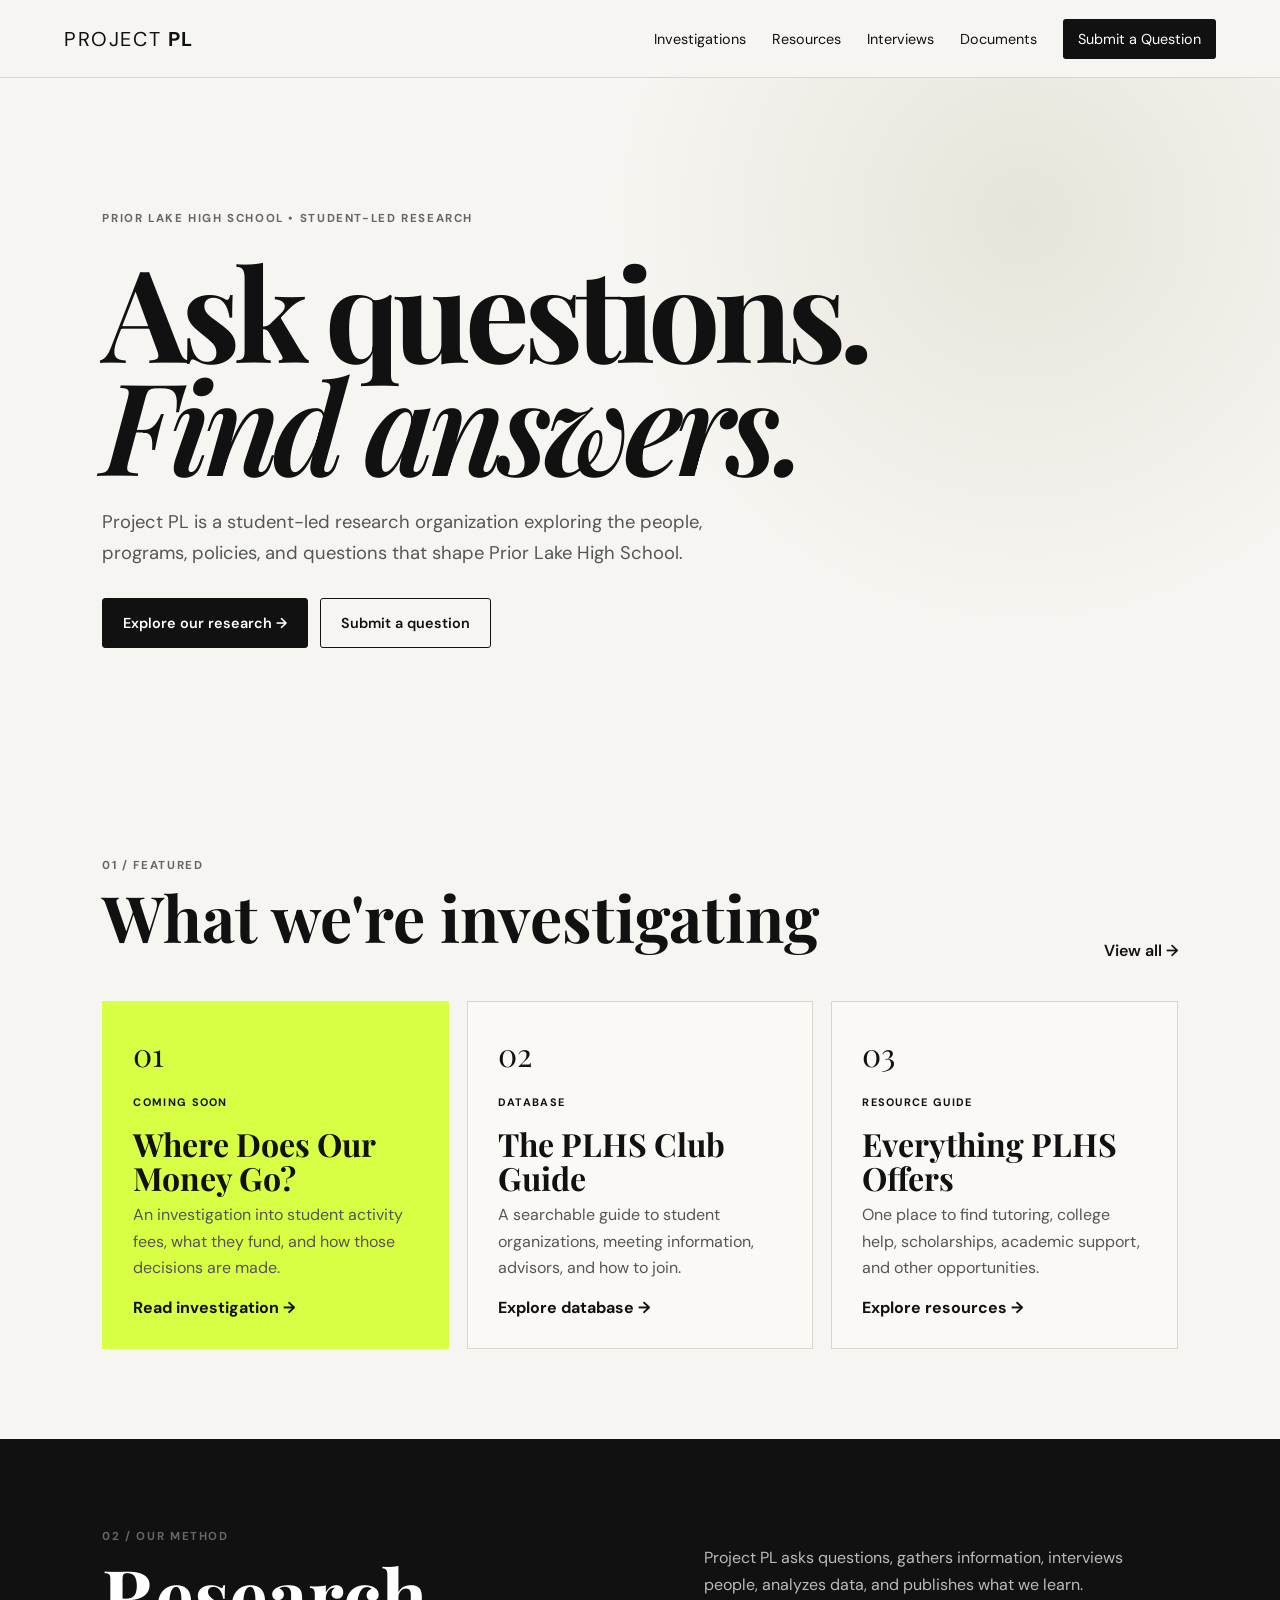
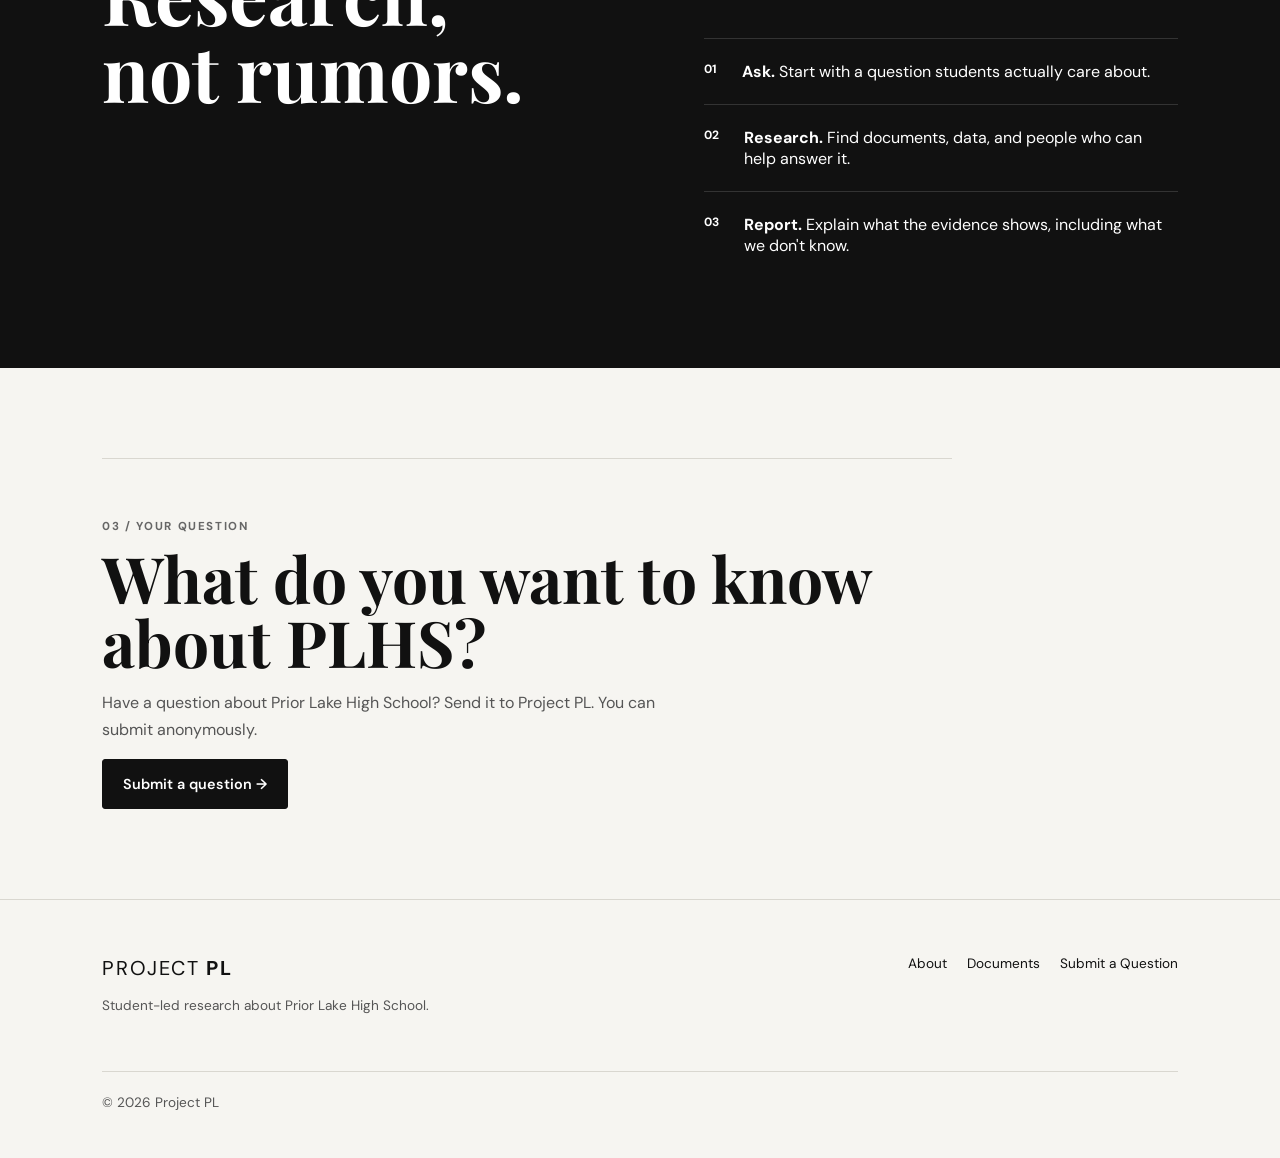
<file: index.html>
<!DOCTYPE html>
<html lang="en">
<head>
  <meta charset="UTF-8">
  <meta name="viewport" content="width=device-width, initial-scale=1.0">
  <title>Project PL | Prior Lake High School</title>
  <link rel="stylesheet" href="style.css">
</head>
<body>
<header class="site-header">
  <a class="brand" href="index.html"><span>PROJECT</span> PL</a>
  <button class="menu-toggle" aria-label="Open menu">☰</button>
  <nav>
    <a href="investigations.html">Investigations</a>
    <a href="resources.html">Resources</a>
    <a href="interviews.html">Interviews</a>
    <a href="documents.html">Documents</a>
    <a class="nav-button" href="question.html">Submit a Question</a>
  </nav>
</header>

<main>
<section class="hero">
  <div class="eyebrow">PRIOR LAKE HIGH SCHOOL • STUDENT-LED RESEARCH</div>
  <h1>Ask questions.<br><em>Find answers.</em></h1>
  <p class="hero-copy">Project PL is a student-led research organization exploring the people, programs, policies, and questions that shape Prior Lake High School.</p>
  <div class="hero-actions">
    <a class="button dark" href="investigations.html">Explore our research →</a>
    <a class="button light" href="question.html">Submit a question</a>
  </div>
</section>

<section class="section">
  <div class="section-heading">
    <div><span class="eyebrow">01 / FEATURED</span><h2>What we're investigating</h2></div>
    <a href="investigations.html">View all →</a>
  </div>
  <div class="cards">
    <article class="card feature-card">
      <div class="card-number">01</div><span class="tag">COMING SOON</span>
      <h3>Where Does Our Money Go?</h3>
      <p>An investigation into student activity fees, what they fund, and how those decisions are made.</p>
      <a href="investigations.html">Read investigation →</a>
    </article>
    <article class="card">
      <div class="card-number">02</div><span class="tag">DATABASE</span>
      <h3>The PLHS Club Guide</h3>
      <p>A searchable guide to student organizations, meeting information, advisors, and how to join.</p>
      <a href="resources.html">Explore database →</a>
    </article>
    <article class="card">
      <div class="card-number">03</div><span class="tag">RESOURCE GUIDE</span>
      <h3>Everything PLHS Offers</h3>
      <p>One place to find tutoring, college help, scholarships, academic support, and other opportunities.</p>
      <a href="resources.html">Explore resources →</a>
    </article>
  </div>
</section>

<section class="dark-section">
  <div class="split">
    <div><span class="eyebrow">02 / OUR METHOD</span><h2>Research, not rumors.</h2></div>
    <div>
      <p>Project PL asks questions, gathers information, interviews people, analyzes data, and publishes what we learn.</p>
      <div class="method-list">
        <div><b>01</b><span><strong>Ask.</strong> Start with a question students actually care about.</span></div>
        <div><b>02</b><span><strong>Research.</strong> Find documents, data, and people who can help answer it.</span></div>
        <div><b>03</b><span><strong>Report.</strong> Explain what the evidence shows, including what we don't know.</span></div>
      </div>
    </div>
  </div>
</section>

<section class="section">
  <div class="question-box">
    <span class="eyebrow">03 / YOUR QUESTION</span>
    <h2>What do you want to know about PLHS?</h2>
    <p>Have a question about Prior Lake High School? Send it to Project PL. You can submit anonymously.</p>
    <a class="button dark" href="question.html">Submit a question →</a>
  </div>
</section>
</main>

<footer>
  <div><a class="brand" href="index.html"><span>PROJECT</span> PL</a><p>Student-led research about Prior Lake High School.</p></div>
  <div class="footer-links"><a href="about.html">About</a><a href="documents.html">Documents</a><a href="question.html">Submit a Question</a></div>
  <p class="copyright">© 2026 Project PL</p>
</footer>
<script src="script.js"></script>
</body>
</html>
</file>
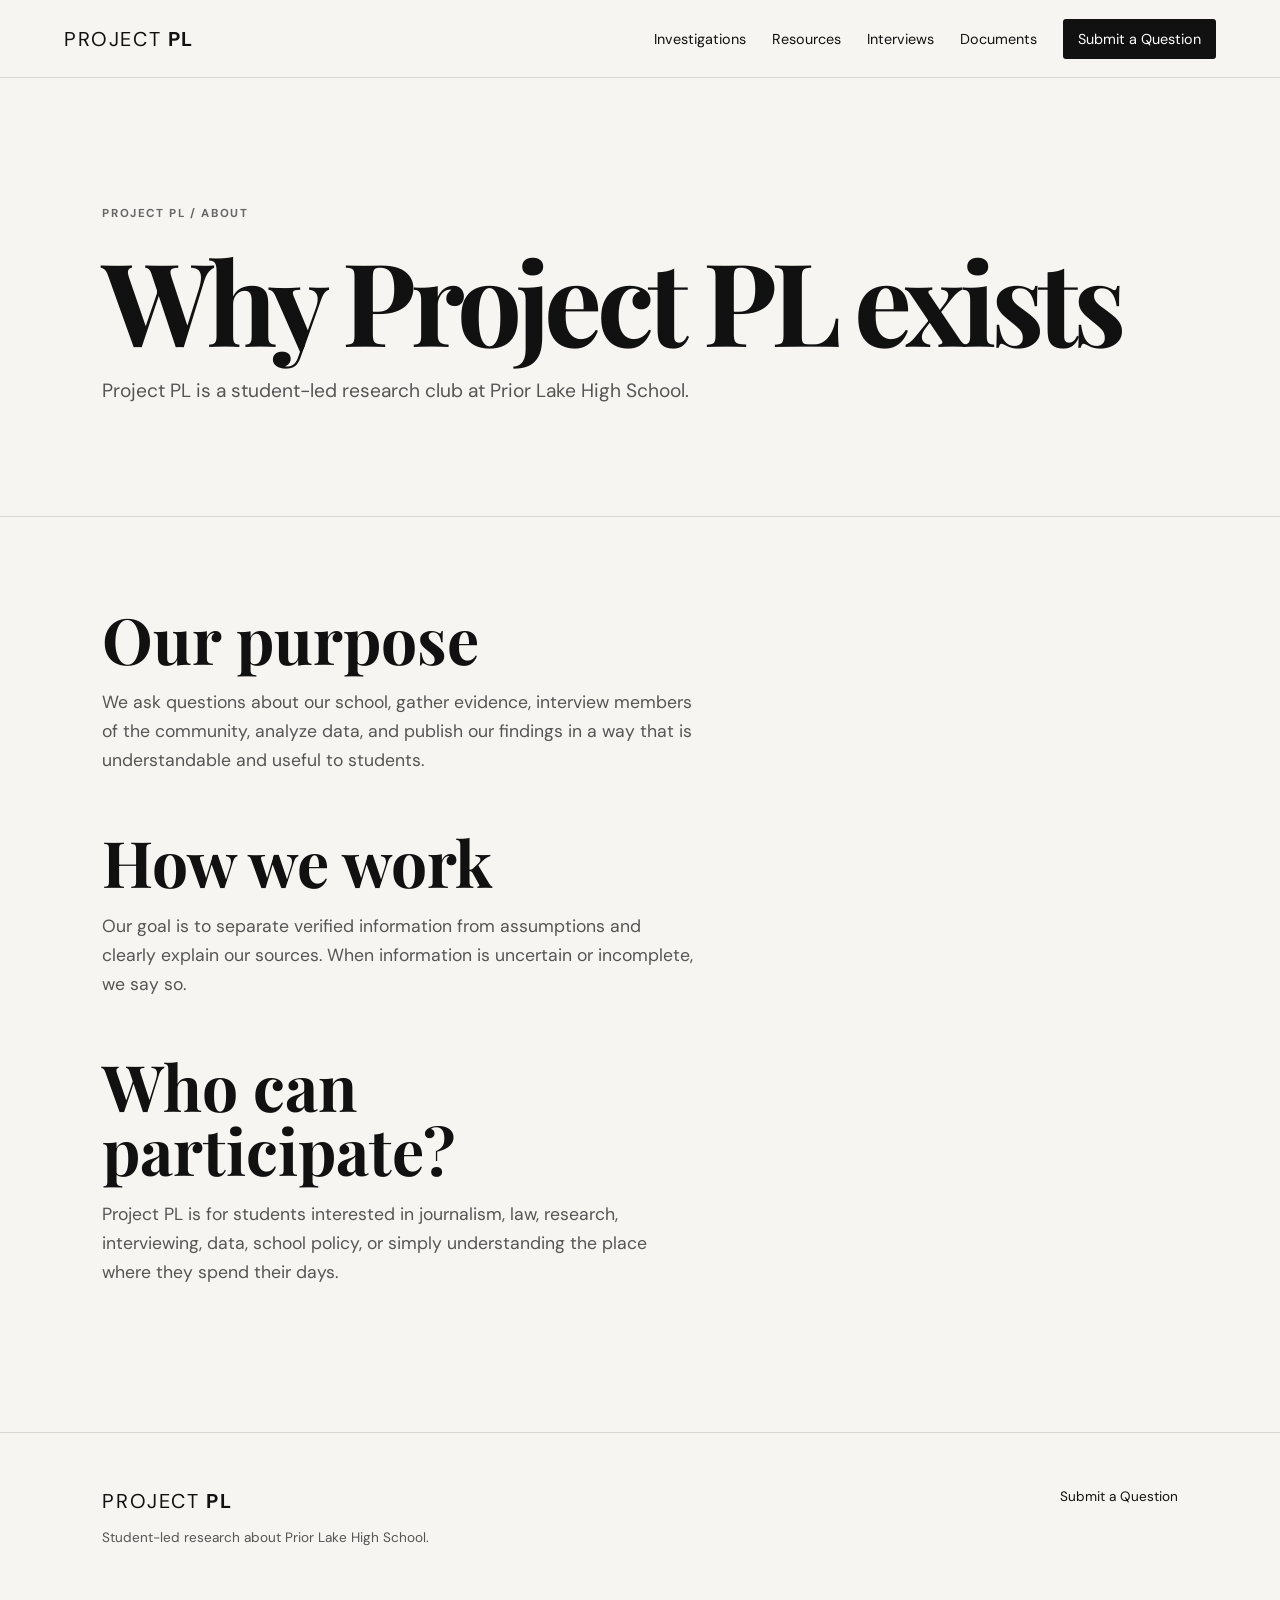
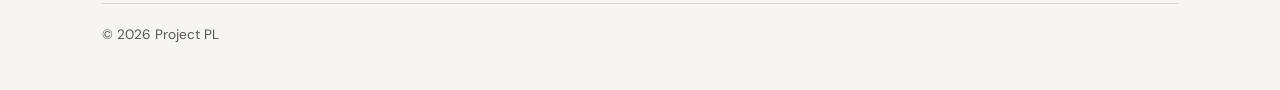
<file: about.html>
<!DOCTYPE html>
<html lang="en"><head><meta charset="UTF-8"><meta name="viewport" content="width=device-width,initial-scale=1.0"><title>About | Project PL</title><link rel="stylesheet" href="style.css"></head>
<body>
<header class="site-header"><a class="brand" href="index.html"><span>PROJECT</span> PL</a><button class="menu-toggle">☰</button><nav><a href="investigations.html">Investigations</a><a href="resources.html">Resources</a><a href="interviews.html">Interviews</a><a href="documents.html">Documents</a><a class="nav-button" href="question.html">Submit a Question</a></nav></header>
<main><section class="page-hero"><span class="eyebrow">PROJECT PL / ABOUT</span><h1>Why Project PL exists</h1><p>Project PL is a student-led research club at Prior Lake High School.</p></section>
<section class="section prose"><h2>Our purpose</h2><p>We ask questions about our school, gather evidence, interview members of the community, analyze data, and publish our findings in a way that is understandable and useful to students.</p><h2>How we work</h2><p>Our goal is to separate verified information from assumptions and clearly explain our sources. When information is uncertain or incomplete, we say so.</p><h2>Who can participate?</h2><p>Project PL is for students interested in journalism, law, research, interviewing, data, school policy, or simply understanding the place where they spend their days.</p></section></main>
<footer><div><a class="brand" href="index.html"><span>PROJECT</span> PL</a><p>Student-led research about Prior Lake High School.</p></div><div class="footer-links"><a href="question.html">Submit a Question</a></div><p class="copyright">© 2026 Project PL</p></footer><script src="script.js"></script></body></html>
</file>
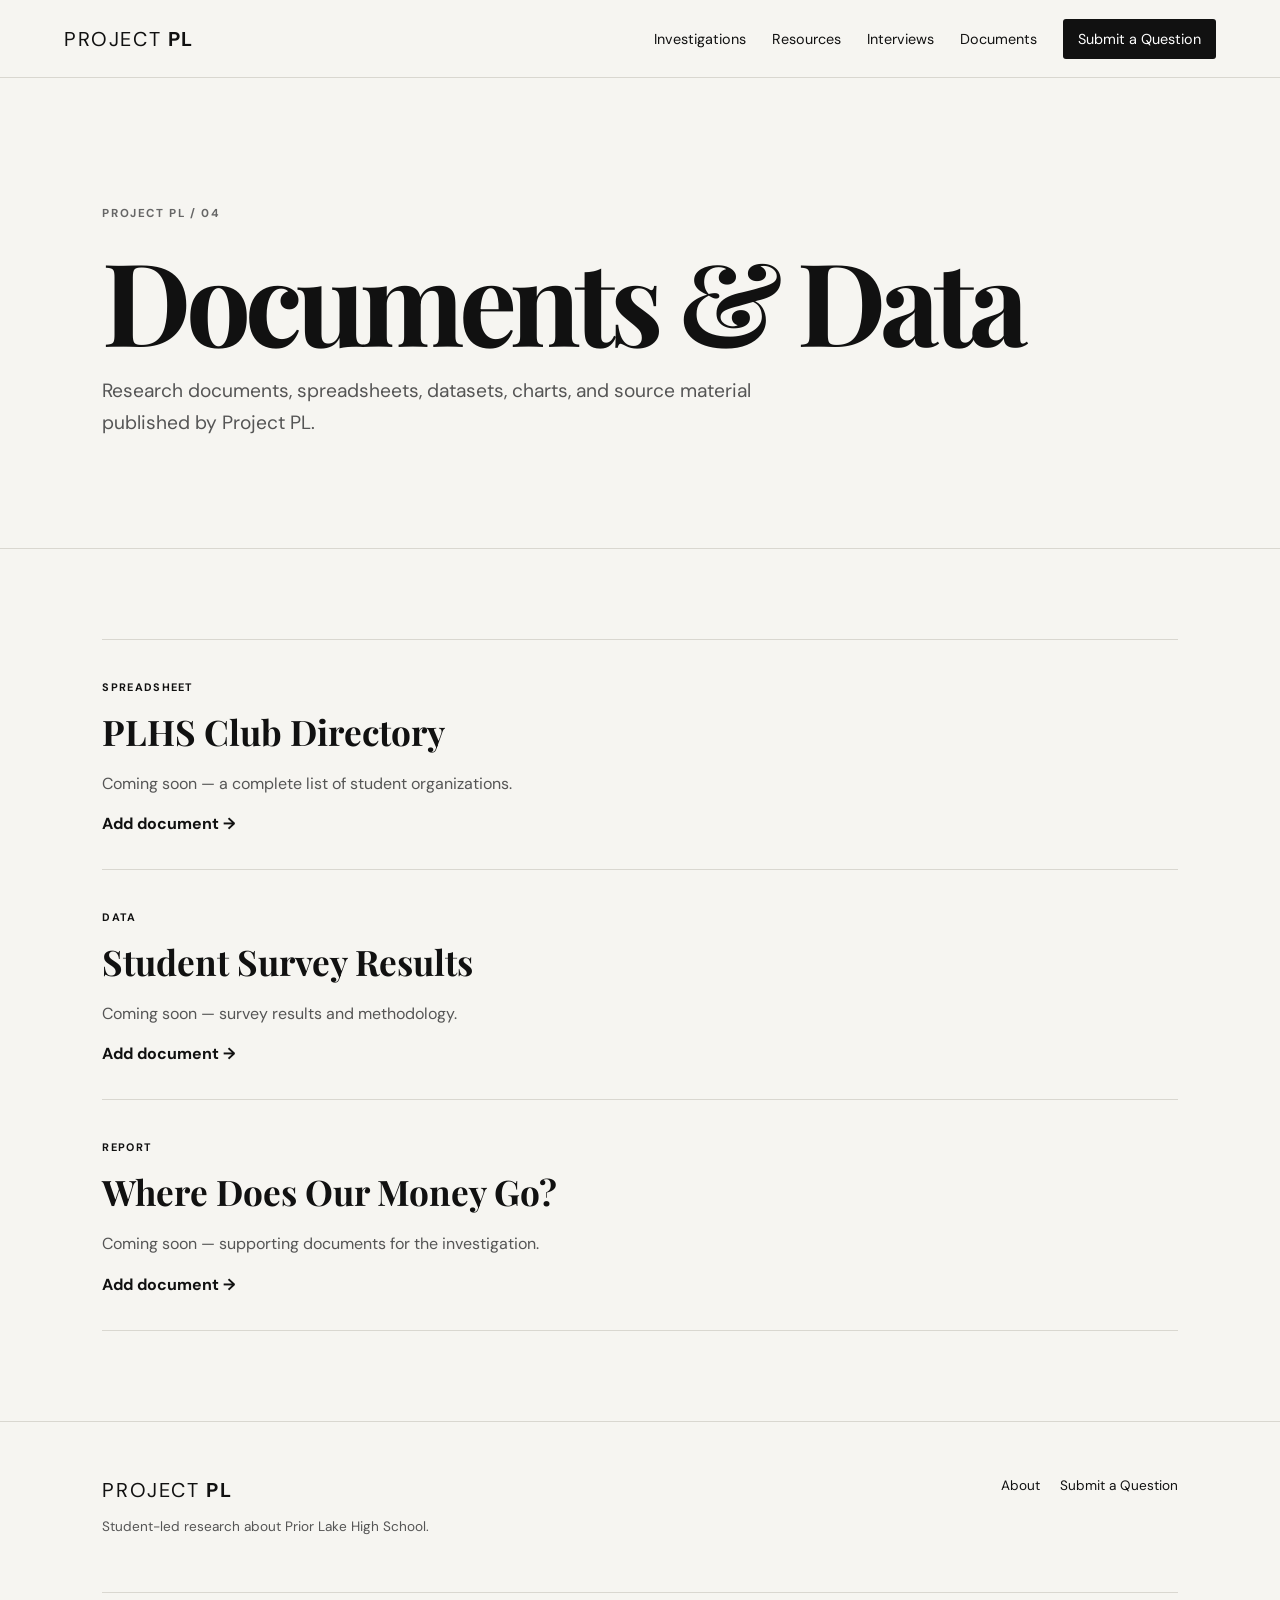
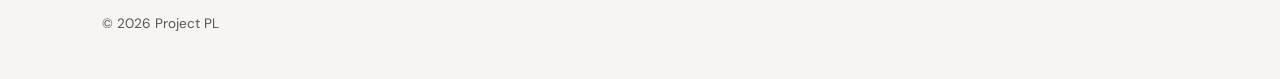
<file: documents.html>
<!DOCTYPE html>
<html lang="en"><head><meta charset="UTF-8"><meta name="viewport" content="width=device-width,initial-scale=1.0"><title>Documents | Project PL</title><link rel="stylesheet" href="style.css"></head>
<body>
<header class="site-header"><a class="brand" href="index.html"><span>PROJECT</span> PL</a><button class="menu-toggle">☰</button><nav><a href="investigations.html">Investigations</a><a href="resources.html">Resources</a><a href="interviews.html">Interviews</a><a href="documents.html">Documents</a><a class="nav-button" href="question.html">Submit a Question</a></nav></header>
<main><section class="page-hero"><span class="eyebrow">PROJECT PL / 04</span><h1>Documents & Data</h1><p>Research documents, spreadsheets, datasets, charts, and source material published by Project PL.</p></section>
<section class="section"><div class="document-list">
<div class="document"><span class="doc-type">SPREADSHEET</span><h3>PLHS Club Directory</h3><p>Coming soon — a complete list of student organizations.</p><a href="#">Add document →</a></div>
<div class="document"><span class="doc-type">DATA</span><h3>Student Survey Results</h3><p>Coming soon — survey results and methodology.</p><a href="#">Add document →</a></div>
<div class="document"><span class="doc-type">REPORT</span><h3>Where Does Our Money Go?</h3><p>Coming soon — supporting documents for the investigation.</p><a href="#">Add document →</a></div>
</div></section></main>
<footer><div><a class="brand" href="index.html"><span>PROJECT</span> PL</a><p>Student-led research about Prior Lake High School.</p></div><div class="footer-links"><a href="about.html">About</a><a href="question.html">Submit a Question</a></div><p class="copyright">© 2026 Project PL</p></footer><script src="script.js"></script></body></html>
</file>
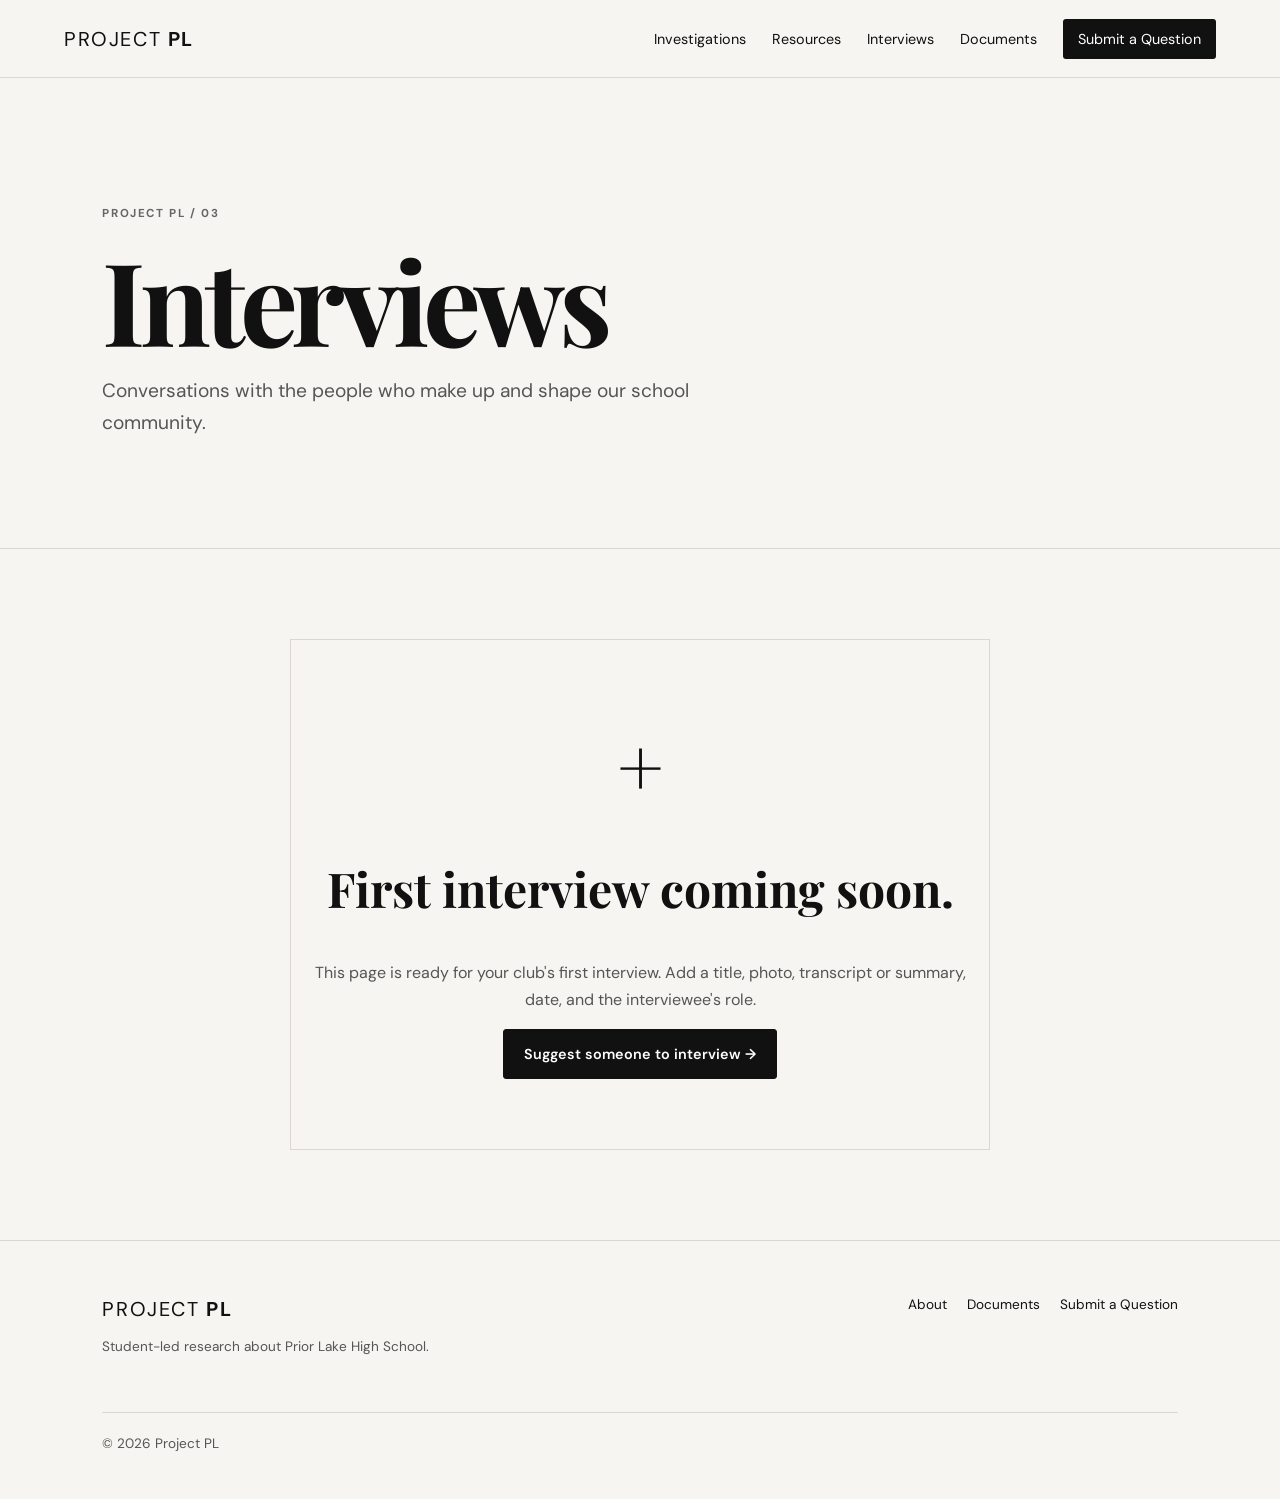
<file: interviews.html>
<!DOCTYPE html>
<html lang="en"><head><meta charset="UTF-8"><meta name="viewport" content="width=device-width,initial-scale=1.0"><title>Interviews | Project PL</title><link rel="stylesheet" href="style.css"></head>
<body>
<header class="site-header"><a class="brand" href="index.html"><span>PROJECT</span> PL</a><button class="menu-toggle">☰</button><nav><a href="investigations.html">Investigations</a><a href="resources.html">Resources</a><a href="interviews.html">Interviews</a><a href="documents.html">Documents</a><a class="nav-button" href="question.html">Submit a Question</a></nav></header>
<main><section class="page-hero"><span class="eyebrow">PROJECT PL / 03</span><h1>Interviews</h1><p>Conversations with the people who make up and shape our school community.</p></section>
<section class="section"><div class="empty-state"><div class="big-number">+</div><h2>First interview coming soon.</h2><p>This page is ready for your club's first interview. Add a title, photo, transcript or summary, date, and the interviewee's role.</p><a class="button dark" href="question.html">Suggest someone to interview →</a></div></section></main>
<footer><div><a class="brand" href="index.html"><span>PROJECT</span> PL</a><p>Student-led research about Prior Lake High School.</p></div><div class="footer-links"><a href="about.html">About</a><a href="documents.html">Documents</a><a href="question.html">Submit a Question</a></div><p class="copyright">© 2026 Project PL</p></footer><script src="script.js"></script></body></html>
</file>
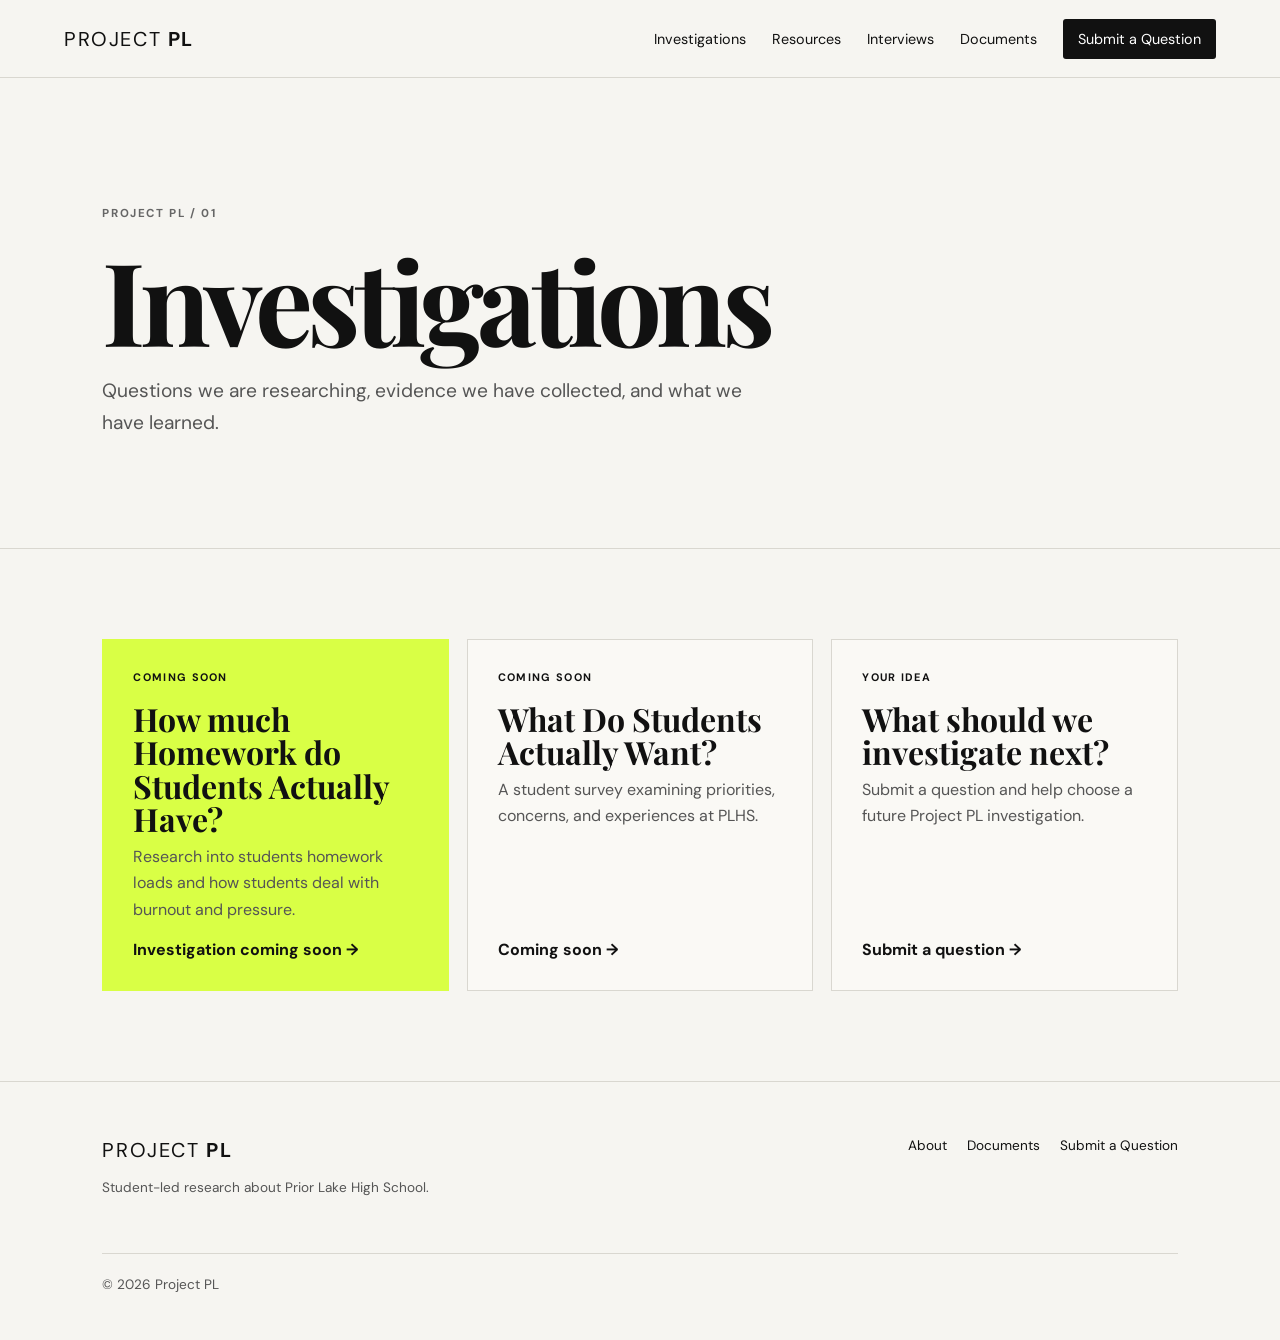
<file: investigations.html>
<!DOCTYPE html>
<html lang="en"><head><meta charset="UTF-8"><meta name="viewport" content="width=device-width,initial-scale=1.0"><title>Investigations | Project PL</title><link rel="stylesheet" href="style.css"></head>
<body>
<header class="site-header"><a class="brand" href="index.html"><span>PROJECT</span> PL</a><button class="menu-toggle">☰</button><nav><a href="investigations.html">Investigations</a><a href="resources.html">Resources</a><a href="interviews.html">Interviews</a><a href="documents.html">Documents</a><a class="nav-button" href="question.html">Submit a Question</a></nav></header>
<main>
<section class="page-hero"><span class="eyebrow">PROJECT PL / 01</span><h1>Investigations</h1><p>Questions we are researching, evidence we have collected, and what we have learned.</p></section>
<section class="section"><div class="cards">
<article class="card feature-card"><span class="tag">COMING SOON</span><h3>How much Homework do Students Actually Have?</h3><p>Research into students homework loads and how students deal with burnout and pressure.</p><a href="#">Investigation coming soon →</a></article>
<article class="card"><span class="tag">COMING SOON</span><h3>What Do Students Actually Want?</h3><p>A student survey examining priorities, concerns, and experiences at PLHS.</p><a href="#">Coming soon →</a></article>
<article class="card"><span class="tag">YOUR IDEA</span><h3>What should we investigate next?</h3><p>Submit a question and help choose a future Project PL investigation.</p><a href="question.html">Submit a question →</a></article>
</div></section>
</main><footer><div><a class="brand" href="index.html"><span>PROJECT</span> PL</a><p>Student-led research about Prior Lake High School.</p></div><div class="footer-links"><a href="about.html">About</a><a href="documents.html">Documents</a><a href="question.html">Submit a Question</a></div><p class="copyright">© 2026 Project PL</p></footer><script src="script.js"></script></body></html>
</file>
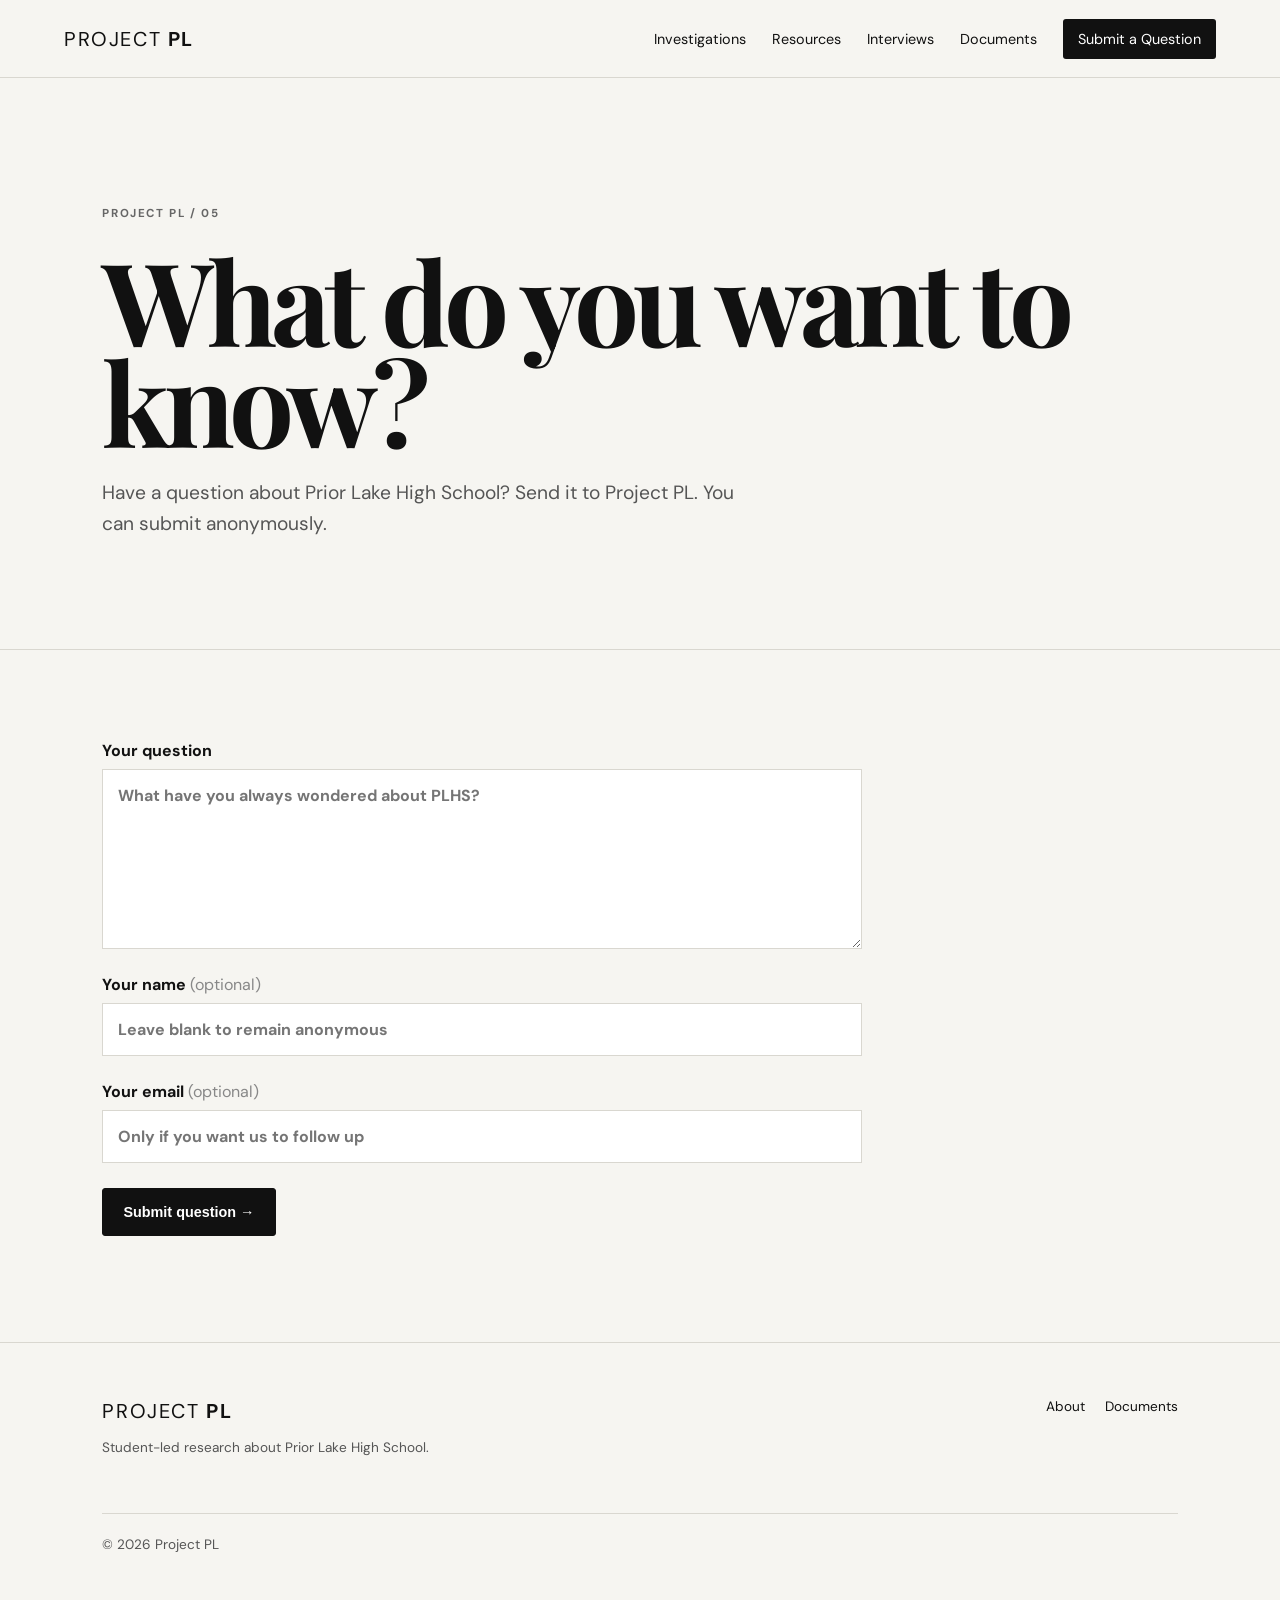
<file: question.html>
<!DOCTYPE html>
<html lang="en"><head><meta charset="UTF-8"><meta name="viewport" content="width=device-width,initial-scale=1.0"><title>Submit a Question | Project PL</title><link rel="stylesheet" href="style.css"></head>
<body>
<header class="site-header"><a class="brand" href="index.html"><span>PROJECT</span> PL</a><button class="menu-toggle">☰</button><nav><a href="investigations.html">Investigations</a><a href="resources.html">Resources</a><a href="interviews.html">Interviews</a><a href="documents.html">Documents</a><a class="nav-button" href="question.html">Submit a Question</a></nav></header>
<main><section class="page-hero"><span class="eyebrow">PROJECT PL / 05</span><h1>What do you want to know?</h1><p>Have a question about Prior Lake High School? Send it to Project PL. You can submit anonymously.</p></section>
<section class="section"><div class="form-card">
<form onsubmit="submitQuestion(event)">
<label>Your question<textarea id="question" required placeholder="What have you always wondered about PLHS?"></textarea></label>
<label>Your name <span class="optional">(optional)</span><input id="name" placeholder="Leave blank to remain anonymous"></label>
<label>Your email <span class="optional">(optional)</span><input id="email" type="email" placeholder="Only if you want us to follow up"></label>
<button class="button dark" type="submit">Submit question →</button>
<p id="formMessage" class="form-message"></p>
</form>
</div></section></main>
<footer><div><a class="brand" href="index.html"><span>PROJECT</span> PL</a><p>Student-led research about Prior Lake High School.</p></div><div class="footer-links"><a href="about.html">About</a><a href="documents.html">Documents</a></div><p class="copyright">© 2026 Project PL</p></footer><script src="script.js"></script></body></html>
</file>
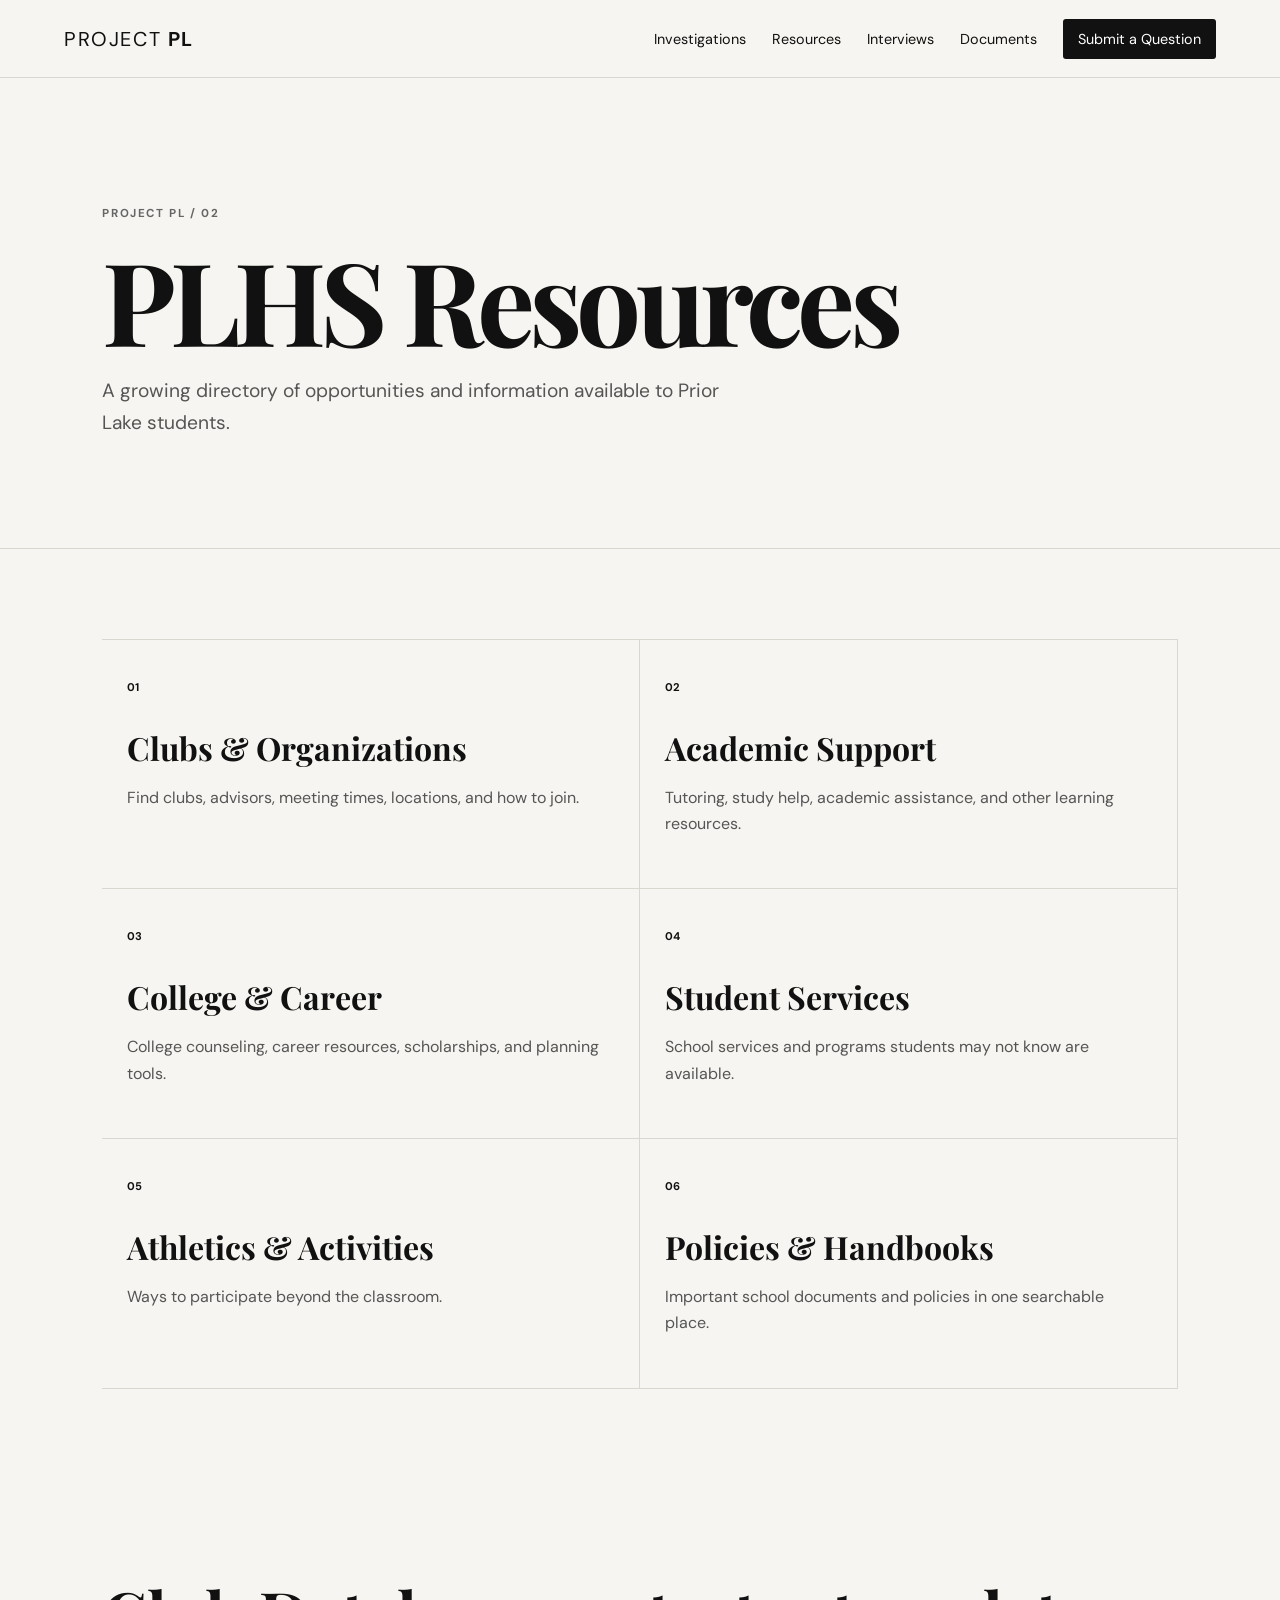
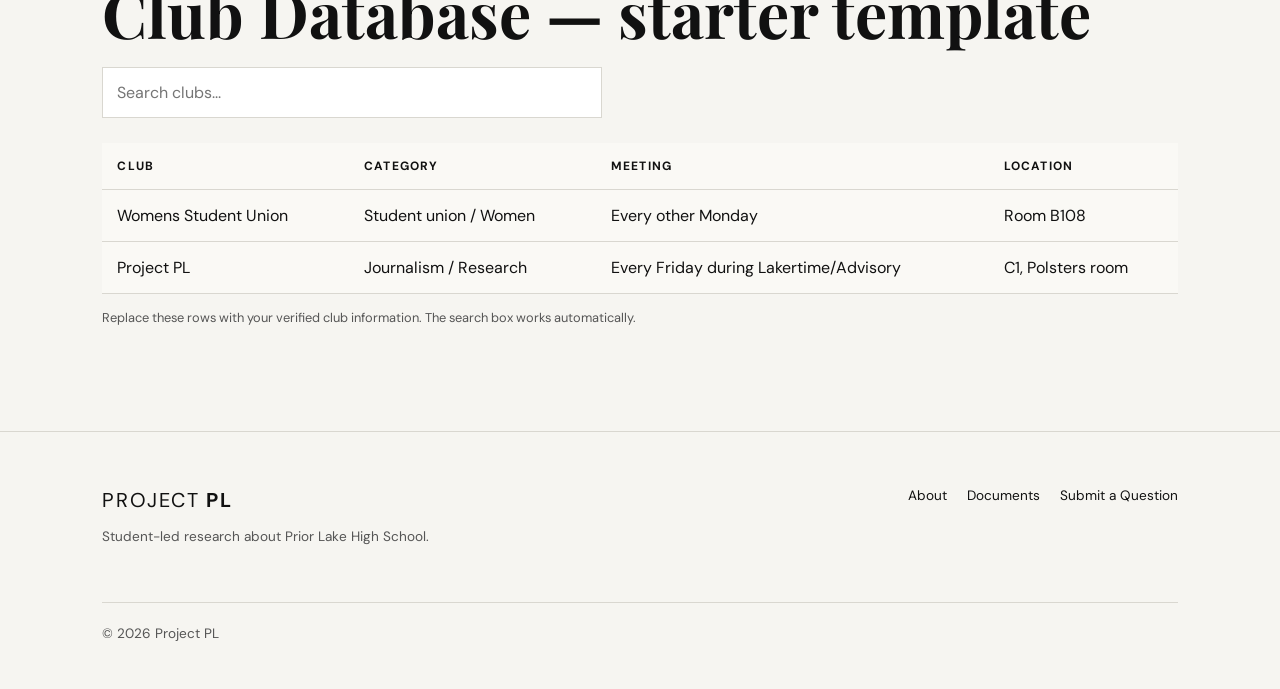
<file: resources.html>
<!DOCTYPE html>
<html lang="en"><head><meta charset="UTF-8"><meta name="viewport" content="width=device-width,initial-scale=1.0"><title>Resources | Project PL</title><link rel="stylesheet" href="style.css"></head>
<body>
<header class="site-header"><a class="brand" href="index.html"><span>PROJECT</span> PL</a><button class="menu-toggle">☰</button><nav><a href="investigations.html">Investigations</a><a href="resources.html">Resources</a><a href="interviews.html">Interviews</a><a href="documents.html">Documents</a><a class="nav-button" href="question.html">Submit a Question</a></nav></header>
<main>
<section class="page-hero"><span class="eyebrow">PROJECT PL / 02</span><h1>PLHS Resources</h1><p>A growing directory of opportunities and information available to Prior Lake students.</p></section>
<section class="section"><div class="resource-grid">
<a class="resource" href="#"><span>01</span><h3>Clubs & Organizations</h3><p>Find clubs, advisors, meeting times, locations, and how to join.</p></a>
<a class="resource" href="#"><span>02</span><h3>Academic Support</h3><p>Tutoring, study help, academic assistance, and other learning resources.</p></a>
<a class="resource" href="#"><span>03</span><h3>College & Career</h3><p>College counseling, career resources, scholarships, and planning tools.</p></a>
<a class="resource" href="#"><span>04</span><h3>Student Services</h3><p>School services and programs students may not know are available.</p></a>
<a class="resource" href="#"><span>05</span><h3>Athletics & Activities</h3><p>Ways to participate beyond the classroom.</p></a>
<a class="resource" href="#"><span>06</span><h3>Policies & Handbooks</h3><p>Important school documents and policies in one searchable place.</p></a>
</div></section>
<section class="section"><div class="table-wrap"><h2>Club Database — starter template</h2><input id="clubSearch" class="search" placeholder="Search clubs..."><table id="clubTable"><thead><tr><th>Club</th><th>Category</th><th>Meeting</th><th>Location</th></tr></thead><tbody>
<tr><td>Womens Student Union</td></td><td>Student union / Women</td><td>Every other Monday</td><td>Room B108 </td></tr><tr><td>Project PL</td><td>Journalism / Research</td><td>Every Friday during Lakertime/Advisory</td><td>C1, Polsters room</td>
</tbody></table><p class="small">Replace these rows with your verified club information. The search box works automatically.</p></div></section>
</main><footer><div><a class="brand" href="index.html"><span>PROJECT</span> PL</a><p>Student-led research about Prior Lake High School.</p></div><div class="footer-links"><a href="about.html">About</a><a href="documents.html">Documents</a><a href="question.html">Submit a Question</a></div><p class="copyright">© 2026 Project PL</p></footer><script src="script.js"></script></body></html>
</file>
<file: style.css>
@import url('https://fonts.googleapis.com/css2?family=DM+Sans:wght@400;500;600;700&family=Playfair+Display:ital,wght@0,600;0,700;1,600;1,700&display=swap');
:root{--ink:#111;--paper:#f6f5f1;--muted:#6c6a64;--line:#d9d7d0;--accent:#d9ff45}
*{box-sizing:border-box}html{scroll-behavior:smooth}body{margin:0;background:var(--paper);color:var(--ink);font-family:'DM Sans',Arial,sans-serif}a{color:inherit;text-decoration:none}p{line-height:1.65;color:#555}.site-header{height:78px;padding:0 5vw;border-bottom:1px solid var(--line);display:flex;align-items:center;justify-content:space-between;background:rgba(246,245,241,.95);position:sticky;top:0;z-index:5;backdrop-filter:blur(10px)}.brand{font-weight:700;font-size:1.25rem;letter-spacing:.08em}.brand span{font-weight:400}.site-header nav{display:flex;gap:26px;align-items:center;font-size:.9rem}.site-header nav a:hover,.footer-links a:hover{text-decoration:underline}.nav-button{background:var(--ink);color:white;padding:11px 15px!important;border-radius:3px}.menu-toggle{display:none;background:none;border:0;font-size:1.5rem}.hero{padding:10vw 8vw 9vw;min-height:690px;display:flex;flex-direction:column;justify-content:center;background:radial-gradient(circle at 80% 20%,#e7e4da 0,transparent 35%)}.eyebrow{font-size:.72rem;font-weight:700;letter-spacing:.14em;color:#666;display:block}.hero h1,.page-hero h1{font-family:'Playfair Display',Georgia,serif;font-size:clamp(4rem,10vw,8.7rem);line-height:.88;letter-spacing:-.05em;margin:28px 0}.hero h1 em{font-weight:600}.hero-copy{max-width:620px;font-size:1.15rem;margin:0 0 30px}.hero-actions{display:flex;gap:12px;flex-wrap:wrap}.button{display:inline-block;padding:15px 20px;border:1px solid var(--ink);font-weight:600;font-size:.9rem;border-radius:3px}.button.dark{background:var(--ink);color:white}.button.light{background:transparent}.section{padding:90px 8vw}.section-heading{display:flex;justify-content:space-between;align-items:end;margin-bottom:40px}.section-heading h2,.split h2,.question-box h2,.table-wrap h2,.prose h2{font-family:'Playfair Display',Georgia,serif;font-size:clamp(2.2rem,5vw,4rem);line-height:1;margin:12px 0}.section-heading>a{font-weight:600}.cards{display:grid;grid-template-columns:repeat(3,1fr);gap:18px}.card{border:1px solid var(--line);padding:30px;min-height:300px;background:#faf9f5;display:flex;flex-direction:column}.card.feature-card{background:var(--accent);border-color:var(--accent)}.card-number{font-family:'Playfair Display',serif;font-size:2rem;margin-bottom:20px}.tag,.doc-type{font-size:.68rem;letter-spacing:.12em;font-weight:700}.card h3{font-family:'Playfair Display',serif;font-size:2rem;margin:18px 0 8px;line-height:1.05}.card p{margin-top:0}.card a{margin-top:auto;font-weight:700}.dark-section{background:var(--ink);color:white;padding:90px 8vw}.dark-section p{color:#bbb}.split{display:grid;grid-template-columns:1fr 1fr;gap:10vw}.split h2{font-size:clamp(3rem,6vw,5rem)}.method-list{margin-top:40px}.method-list div{display:flex;gap:25px;border-top:1px solid #333;padding:22px 0}.method-list b{font-size:.75rem}.method-list strong{color:white}.question-box{border-top:1px solid var(--line);padding-top:60px;max-width:850px}.question-box p{max-width:600px}.page-hero{padding:10vw 8vw 7vw;border-bottom:1px solid var(--line)}.page-hero h1{font-size:clamp(4rem,9vw,8rem);margin-bottom:25px}.page-hero p{font-size:1.2rem;max-width:650px}.resource-grid{display:grid;grid-template-columns:repeat(2,1fr);border-top:1px solid var(--line)}.resource{padding:35px 25px;border-bottom:1px solid var(--line);border-right:1px solid var(--line);transition:.2s}.resource:hover{background:var(--accent)}.resource span{font-size:.7rem;font-weight:700}.resource h3{font-family:'Playfair Display',serif;font-size:2rem;margin:30px 0 5px}.table-wrap{overflow:auto}.search{width:100%;max-width:500px;padding:14px;border:1px solid var(--line);background:white;margin:10px 0 25px;font:inherit}table{width:100%;border-collapse:collapse;background:#faf9f5;min-width:600px}th,td{text-align:left;padding:15px;border-bottom:1px solid var(--line)}th{font-size:.75rem;text-transform:uppercase;letter-spacing:.1em}.small{font-size:.8rem}.empty-state{text-align:center;max-width:700px;margin:auto;padding:70px 20px;border:1px solid var(--line)}.big-number{font-size:5rem;font-family:'Playfair Display',serif}.empty-state h2{font-family:'Playfair Display',serif;font-size:3rem}.document-list{border-top:1px solid var(--line)}.document{padding:35px 0;border-bottom:1px solid var(--line)}.document h3{font-family:'Playfair Display',serif;font-size:2.2rem;margin:12px 0 5px}.document a{font-weight:700}.form-card{max-width:760px}.form-card label{display:block;font-weight:700;margin-bottom:25px}.optional{font-weight:400;color:#888}.form-card input,.form-card textarea{display:block;width:100%;margin-top:8px;padding:15px;border:1px solid var(--line);background:white;font:inherit}.form-card textarea{min-height:180px;resize:vertical}.form-message{font-weight:600}.prose{max-width:800px}.prose h2{margin-top:0;margin-bottom:15px}.prose p{font-size:1.1rem;margin-bottom:55px}footer{padding:55px 8vw 30px;border-top:1px solid var(--line);display:grid;grid-template-columns:1fr 1fr;gap:30px}footer p{font-size:.85rem}.footer-links{display:flex;gap:20px;justify-content:flex-end;font-size:.85rem}.copyright{grid-column:1/-1;border-top:1px solid var(--line);padding-top:20px!important;margin-top:10px}@media(max-width:800px){.site-header{height:68px}.menu-toggle{display:block}.site-header nav{display:none;position:absolute;top:68px;left:0;right:0;background:var(--paper);padding:20px;flex-direction:column;align-items:stretch;border-bottom:1px solid var(--line)}.site-header nav.open{display:flex}.nav-button{text-align:center}.hero{min-height:600px;padding:100px 7vw}.hero h1{font-size:4rem}.section,.dark-section{padding:65px 7vw}.cards,.split,.resource-grid{grid-template-columns:1fr}.section-heading{display:block}.section-heading>a{display:block;margin-top:20px}.card{min-height:270px}.page-hero{padding:80px 7vw 55px}.page-hero h1{font-size:4.5rem}footer{grid-template-columns:1fr}.footer-links{justify-content:flex-start;flex-wrap:wrap}.copyright{grid-column:1}}
</file>
